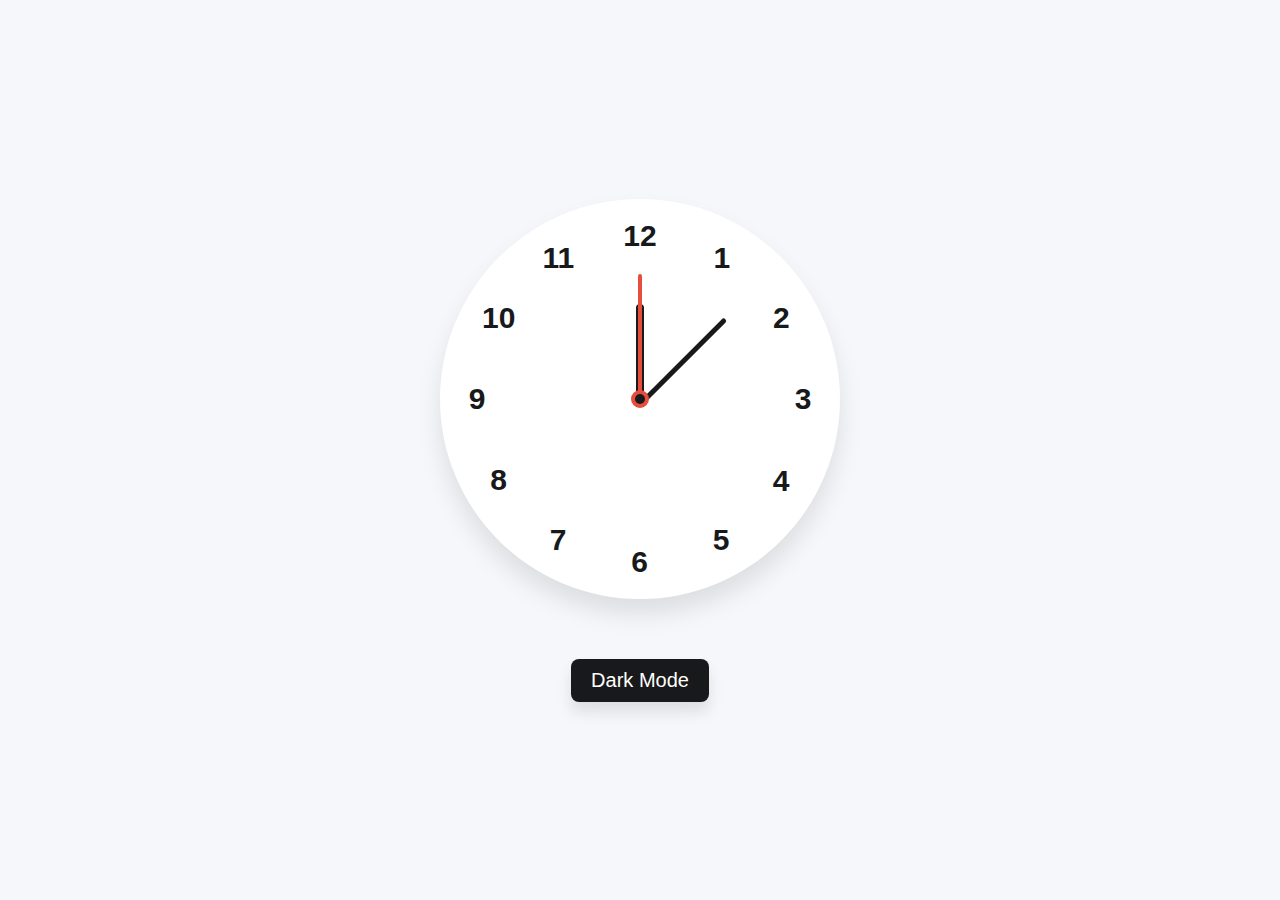
<file: analogclock/index.html>
<!DOCTYPE html>
<html>
  <head>
    <title>Analog Clock</title>
    <link rel="stylesheet" href="./style.css" type="text/css" />
  </head>
  <body>
    <div class="container">
      <div class="clock">
        <label style="--i: 1"><span>1</span></label>
        <label style="--i: 2"><span>2</span></label>
        <label style="--i: 3"><span>3</span></label>
        <label style="--i: 4"><span>4</span></label>
        <label style="--i: 5"><span>5</span></label>
        <label style="--i: 6"><span>6</span></label>
        <label style="--i: 7"><span>7</span></label>
        <label style="--i: 8"><span>8</span></label>
        <label style="--i: 9"><span>9</span></label>
        <label style="--i: 10"><span>10</span></label>
        <label style="--i: 11"><span>11</span></label>
        <label style="--i: 12"><span>12</span></label>

        <div class="indicator">
          <div class="hand hour"></div>
          <div class="hand minute"></div>
          <div class="hand second"></div>
        </div>
      </div>
      <div class="switch-mode">Dark Mode</div>
    </div>

    <script src="./app.js" type="text/javascript"></script>
  </body>
</html>
</file>
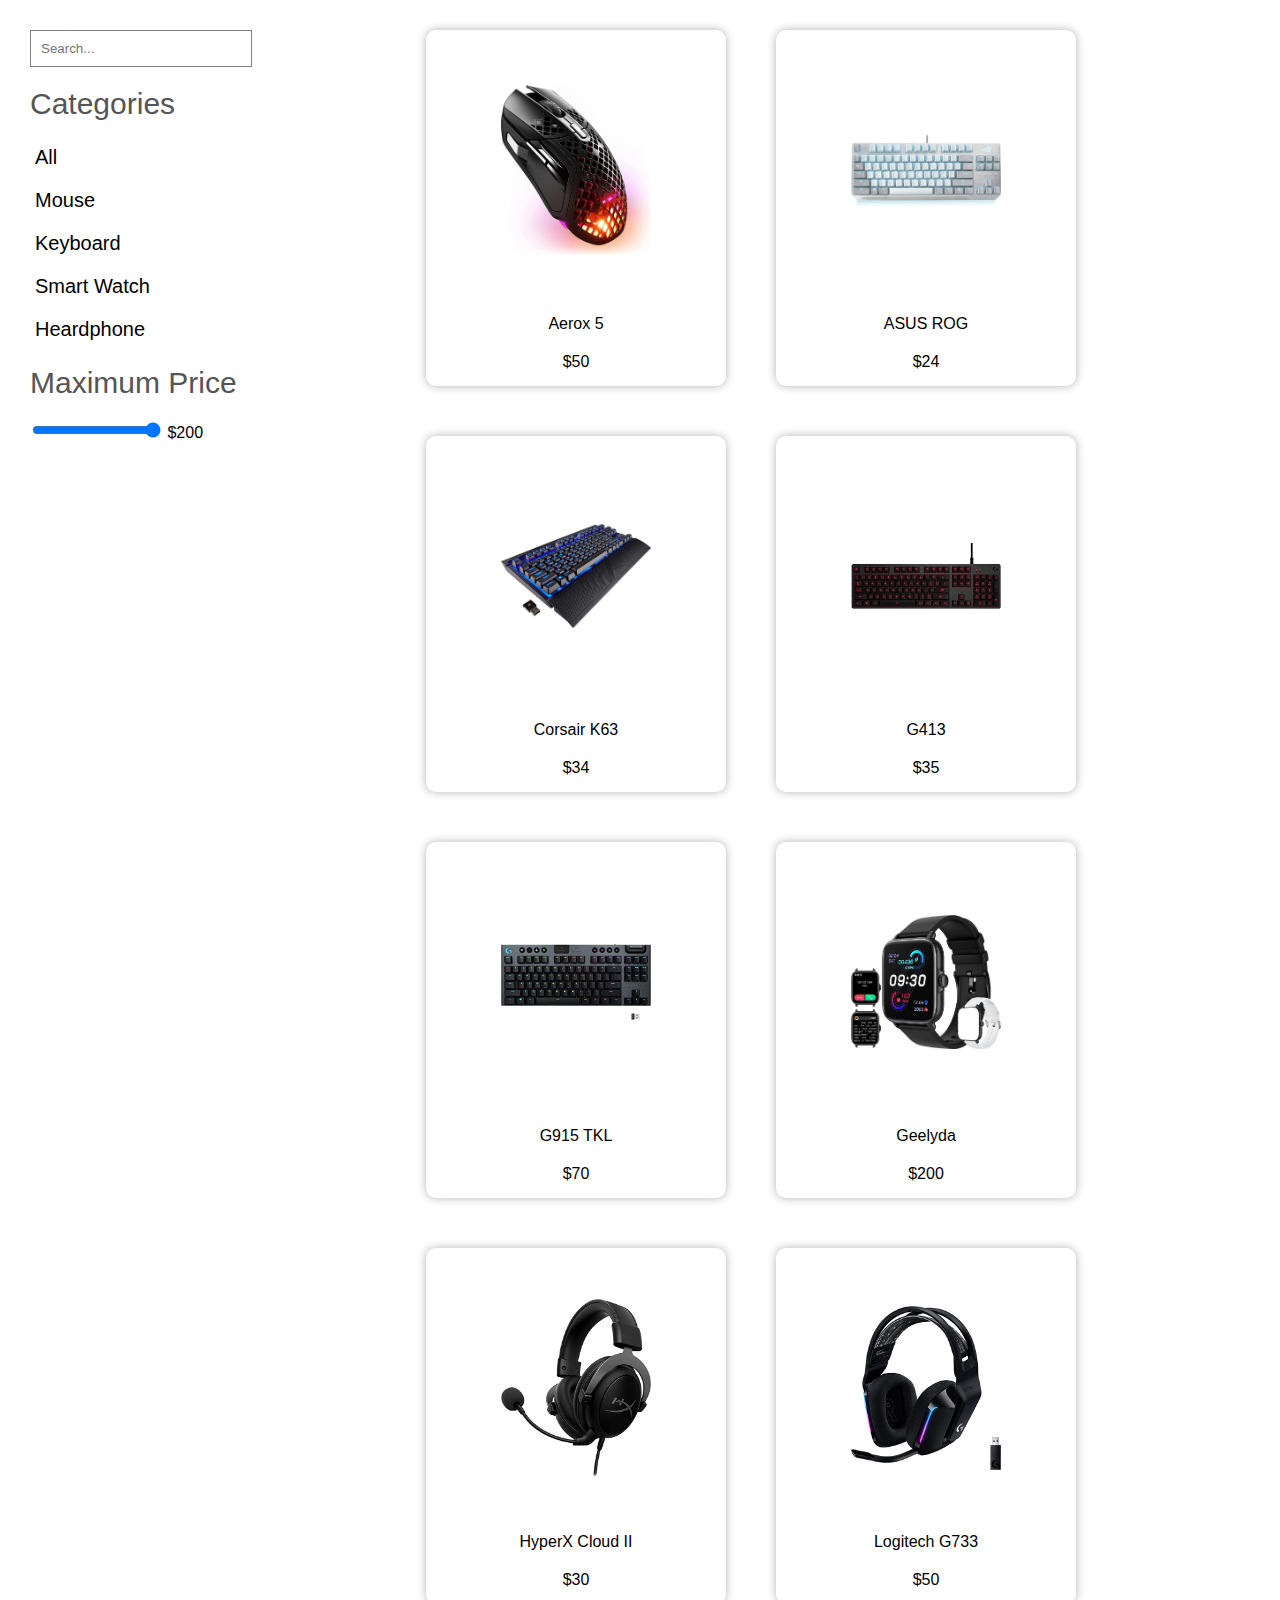
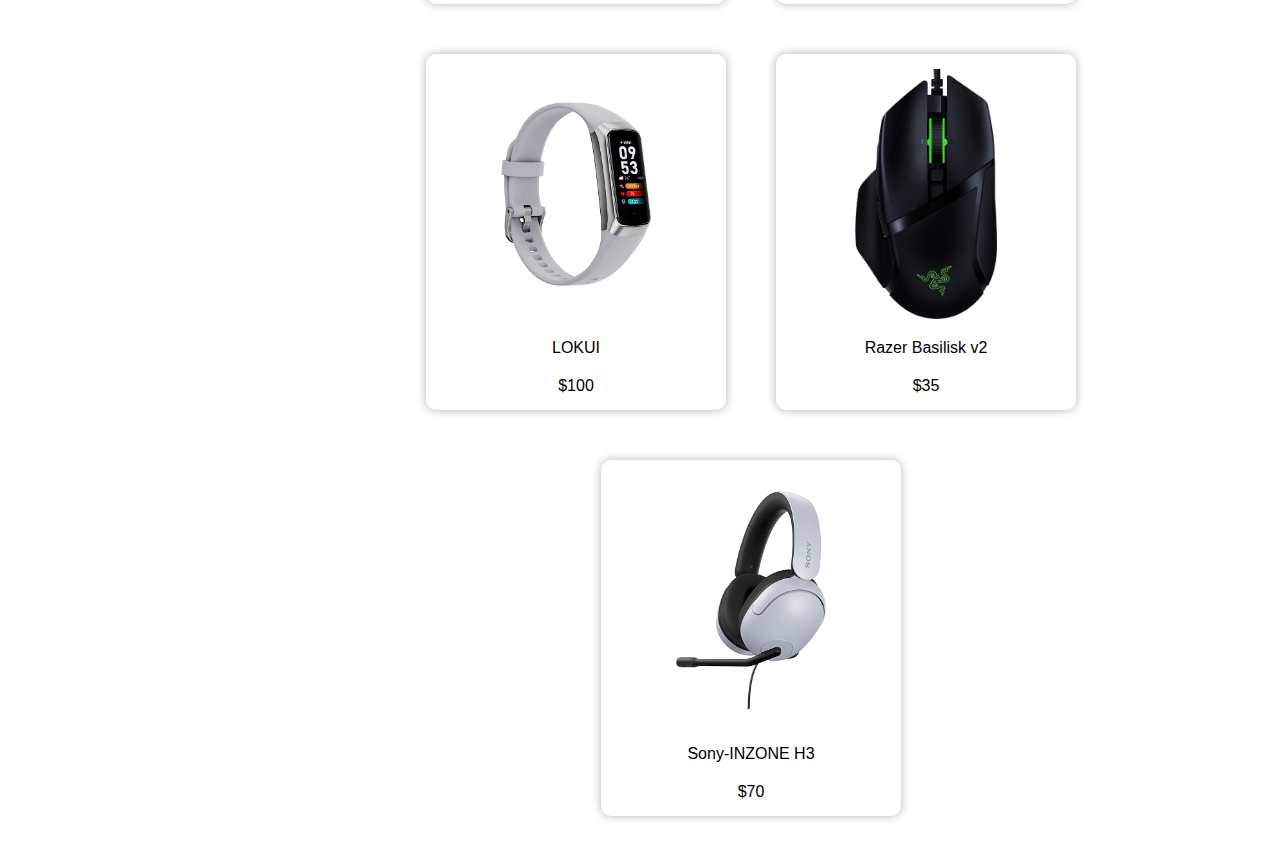
<file: filter/filter.html>
<!DOCTYPE html>
<html>

<head>
  <title>Filter Project</title>
  <link href="./filter.css" type="text/css" rel="stylesheet">
</head>

<body>
  <div class="container">
    <div class="leftMenu">
      <input type="text" placeholder="Search..." class="search" />
      <h1>Categories</h1>
      <div class="cats"></div>
      <h1>Maximum Price</h1>
      <div class="price">
        <input type="range" class="priceRange" />
        <span class="priceValue">$40</span>
      </div>
    </div>
    <div class="content">
      <div class="products">
      </div>
    </div>
  </div>
  <script src="./filter.js" type="text/javascript"></script>
</body>

</html>
</file>
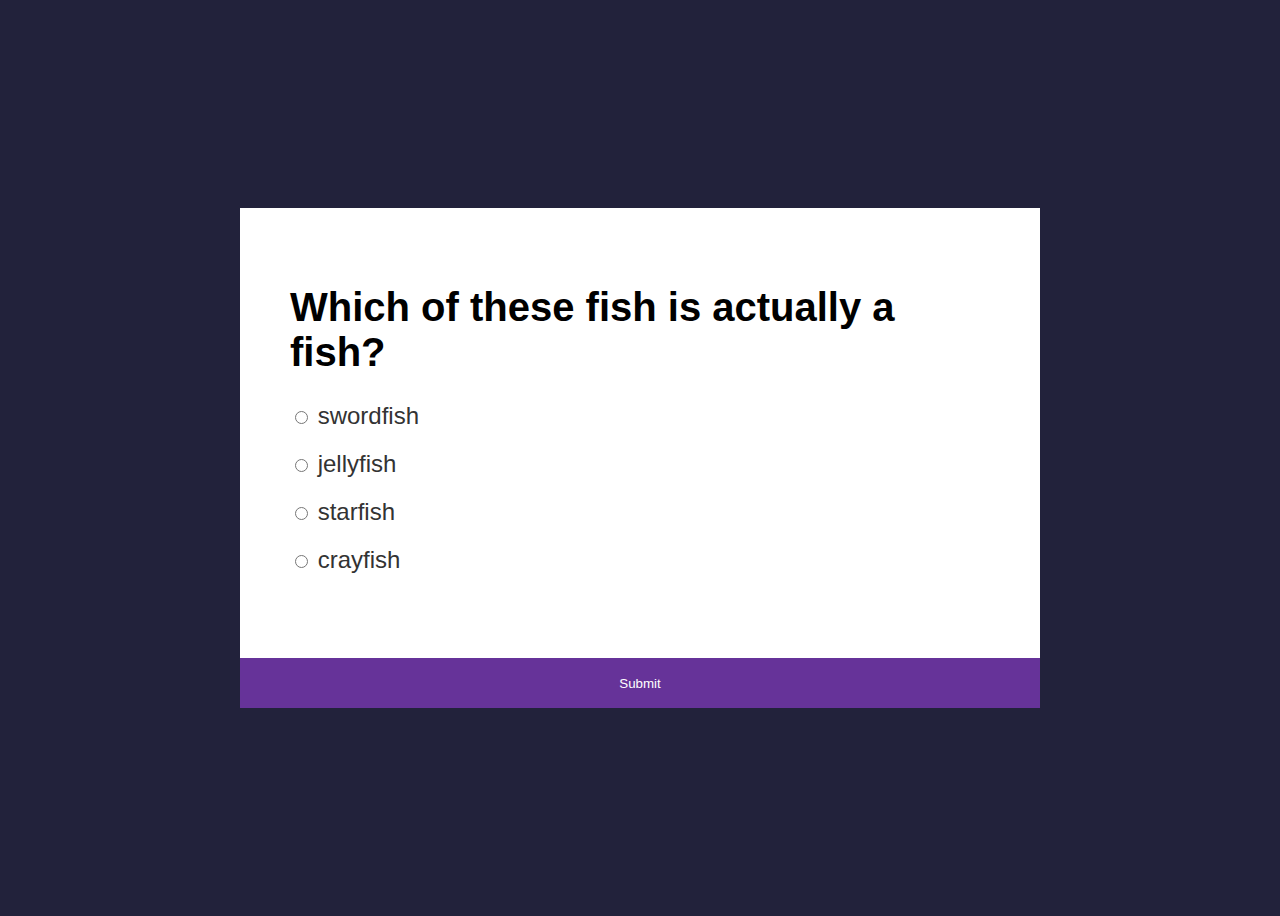
<file: quiz/quiz.html>
<!DOCTYPE html>
<html lang="en">

<head>
    <title>Quiz Project</title>
    <link href="./quiz.css" rel="stylesheet" type="text/css">
</head>

<body>

    <div class="container">
        <div class="game">
            <div class="content">
                <h1 class="question">Which of these fish is actually a fish?</h1>
                <div class="answers">
                    <div class="answer">
                        <input name="answer" type="radio" id="answer1" value="false">
                        <label for="answer1">Answer1</label>
                    </div>
                    <div class="answer">
                        <input name="answer" type="radio" id="answer2" value="false">
                        <label for="answer2">Answer2</label>
                    </div>
                    <div class="answer">
                        <input name="answer" type="radio" id="answer3" value="false">
                        <label for="answer3">Answer3</label>
                    </div>
                    <div class="answer">
                        <input name="answer" type="radio" id="answer4" value="false">
                        <label for="answer4">Answer4</label>
                    </div>
                </div>
            </div>
            <button class="submit">Submit</button>
        </div>
        <div class="result">
            <h1>Congratulation</h1>
            <h3 class="correct"></h3>
            <h3 class="wrong"></h3>
            <h2 class="total"></h2>
            <button class="play">Play again</button>
        </div>
    </div>


    <script src="./quiz.js" type="text/javascript"></script>
</body>

</html>
</file>
<file: analogclock/style.css>
* {
  margin: 0;
  padding: 0;
  box-sizing: border-box;
  font-family: sans-serif;
}

:root {
  --primary-color: #f6f7fb;
  --white-color: #fff;
  --black-color: #18191a;
  --red-color: #e74c3c;
}

body {
  height: 100vh;
  background-color: var(--primary-color);

  display: flex;
  justify-content: center;
  align-items: center;
}

body.dark {
  --primary-color: #242526;
  --white-color: #18191a;
  --black-color: #fff;
  --red-color: #e74c3c;
}

.container {
  display: flex;
  justify-content: center;
  align-items: center;

  flex-direction: column;
  gap: 60px;
}

.container .clock {
  width: 400px;
  height: 400px;
  background-color: var(--white-color);

  display: flex;
  justify-content: center;
  align-items: center;
  border-radius: 50%;

  box-shadow: 0 15px 25px rgba(0, 0, 0, 0.1);

  position: relative;
}

.clock label {
  position: absolute;
  inset: 20px;
  text-align: center;
  transform: rotate(calc(var(--i) * (360deg / 12)));
}

.clock label span {
  color: var(--black-color);
  font-size: 30px;
  font-weight: bold;
  transform: rotate(calc(var(--i) * (-360deg / 12)));
  display: inline-block;
}

.container .indicator {
  width: 10px;
  height: 10px;
  position: relative;

  display: flex;
  justify-content: center;
  align-items: center;
}

.indicator::before {
  content: "";

  width: 100%;
  height: 100%;
  background-color: var(--black-color);
  border: 4px solid var(--red-color);
  border-radius: 50%;

  position: absolute;
  z-index: 10;
}

.indicator .hand {
  width: 4px;
  height: 130px;
  background-color: var(--red-color);
  border-radius: 25px;

  position: absolute;
  bottom: 0;
  transform-origin: bottom;
}
.hand.minute {
  width: 5px;
  height: 120px;
  background-color: var(--black-color);
  transform: rotate(45deg);

  position: absolute;
  bottom: 0;
}

.hand.hour {
  width: 8px;
  height: 100px;
  background-color: var(--black-color);

  position: absolute;
  bottom: 0;
}

.switch-mode {
  background-color: var(--black-color);
  color: var(--white-color);
  font-size: 20px;
  font-weight: 500;
  padding: 10px 20px;
  border-radius: 8px;
  box-shadow: 0 10px 15px rgba(0, 0, 0, 0.1);

  display: inline-block;
  cursor: pointer;
}
</file>
<file: filter/filter.css>
body{
    font-family: sans-serif;
    padding: 0;
    margin: 0;
}

.container{
    display: flex;
    padding: 30px;
}

.leftMenu{
    flex: 1;
}

.search{
    padding: 10px;
    width: 200px;
    border: 1px solid gray;
}

h1{
    font-size: 30px;
    color: #555;
    font-weight: 300;
}

.cats{
    display: flex;
    flex-direction: column;
    gap: 10px;
}

.cat{
    cursor: pointer;
    font-size: 20px;
    font-weight: 300;
    padding: 5px;
}

.content{
    flex: 5;
}

.products{
    display: flex;
    justify-content: center;
    align-items: center;
    flex-wrap: wrap;
    gap: 50px;
}

.product{
    width: 300px;
    display: flex;
    flex-direction: column;
    gap: 20px;
    align-items: center;
    border-radius: 10px;
    box-shadow: 0 0px 10px rgba(0,0,0,.3);
    padding: 15px 0;
}

.product img{
    width: 150px;
    height: 250px;
    object-fit: contain;
}

.name{
    font-weight: 300;
}
</file>
<file: quiz/quiz.css>
body{
    height: 100vh;
    background-color: #22223b;
    display: flex;
    align-items: center;
    justify-content: center;
    font-family: sans-serif;
}

.container{
    width: 800px;
    height: 500px;
    background-color: white;
    position: relative;
}

.content{
    /* display: none; */
    padding: 50px;
}

.question{
    font-size: 40px;
}

.answer{
    font-size: 24px;
    margin-bottom: 20px;
    color: #333;
}

.submit{
    background-color: rebeccapurple;
    color: white;
    border: none;
    width: 100%;
    height: 50px;
    cursor: pointer;
    position: absolute;
    bottom: 0;
}

.result{
    display: none;
    padding: 50px;
    text-align: center;
}

.result h1{
    font-size: 50px;
}

.correct{
    color: green;
}

.wrong{
    color: red;
}

.play{
    color: white;
    background-color: rebeccapurple;
    padding: 10px 20px;
    cursor: pointer;
    border: none;
}
</file>
